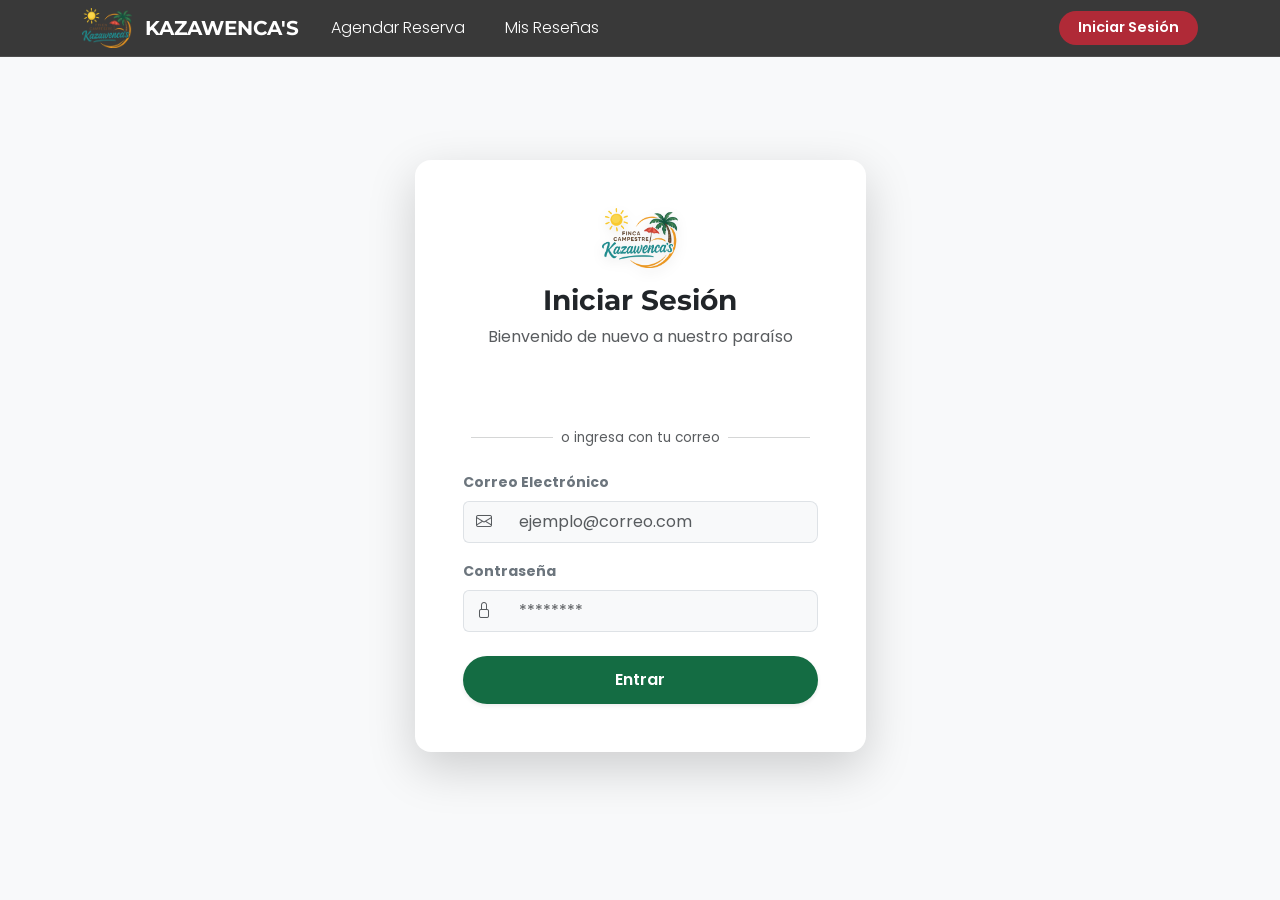
<file: finca-frontend/login.html>
<!DOCTYPE html>
<html lang="es">
<head>
    <meta charset="UTF-8">
    <meta name="viewport" content="width=device-width, initial-scale=1.0">
    <title>Iniciar Sesión - KAZAWENCA'S</title>
    <link href="https://cdn.jsdelivr.net/npm/bootstrap@5.3.0/dist/css/bootstrap.min.css" rel="stylesheet">
    <link rel="stylesheet" href="https://cdn.jsdelivr.net/npm/bootstrap-icons@1.11.1/font/bootstrap-icons.css">
    <link href="https://fonts.googleapis.com/css2?family=Montserrat:wght@500;700;900&family=Poppins:wght@300;400;500;600&display=swap" rel="stylesheet">
    <link rel="stylesheet" href="css/styles.css">
    
    <script src="https://accounts.google.com/gsi/client" async defer></script>
</head>
<body class="page-body">

    <div id="menu-contenedor"></div>

    <main class="page-wrapper d-flex align-items-center justify-content-center" style="min-height: 100vh;">
        <div class="container mb-5">
            <div class="row justify-content-center">
                <div class="col-md-6 col-lg-5">
                    <div class="card border-0 shadow-lg rounded-4 p-4 p-md-5">
                        
                        <div class="text-center mb-4">
                            <img src="img/logopng.png" alt="Logo KAZAWENCA'S" height="60" class="mb-3" style="filter: drop-shadow(0px 4px 6px rgba(0,0,0,0.1));">
                            <h3 class="fw-bold" style="font-family: 'Montserrat', sans-serif; color: var(--color-dark);">Iniciar Sesión</h3>
                            <p class="text-muted">Bienvenido de nuevo a nuestro paraíso</p>
                        </div>
                        
                        <div id="g_id_onload"
                             data-client_id="474218595650-6ug5qq9387rv0aj2r1ic6ve35d5elilc.apps.googleusercontent.com"
                             data-context="signin"
                             data-ux_mode="popup"
                             data-callback="handleCredentialResponse"
                             data-auto_prompt="false">
                        </div>

                        <div class="d-flex justify-content-center w-100 mb-3">
                            <div class="g_id_signin"
                                 data-type="standard"
                                 data-shape="rectangular"
                                 data-theme="outline"
                                 data-text="signin_with"
                                 data-size="large"
                                 data-logo_alignment="center">
                            </div>
                        </div>

                        <div class="text-center my-3 text-muted d-flex align-items-center justify-content-center" style="font-size: 0.85rem;">
                            <hr class="flex-grow-1 mx-2">
                            <span>o ingresa con tu correo</span>
                            <hr class="flex-grow-1 mx-2">
                        </div>

                        <form id="form-login">
                            <div class="mb-3">
                                <label class="form-label fw-bold text-secondary small">Correo Electrónico</label>
                                <div class="input-group">
                                    <span class="input-group-text bg-light border-end-0"><i class="bi bi-envelope text-muted"></i></span>
                                    <input type="email" id="email" class="form-control form-control-lg bg-light border-start-0 fs-6" placeholder="ejemplo@correo.com" required>
                                </div>
                            </div>
                            
                            <div class="mb-4">
                                <label class="form-label fw-bold text-secondary small">Contraseña</label>
                                <div class="input-group">
                                    <span class="input-group-text bg-light border-end-0"><i class="bi bi-lock text-muted"></i></span>
                                    <input type="password" id="password" class="form-control form-control-lg bg-light border-start-0 fs-6" placeholder="********" required>
                                </div>
                            </div>
                            
                            <button type="submit" class="w-100 shadow-sm" style="background-color: var(--btn-green-dark); color: white; padding: 12px; border-radius: 50rem; font-weight: 600; border: none; transition: 0.3s;">
                                Entrar
                            </button>
                            
                        </form>

                    </div>
                </div>
            </div>
        </div>
    </main>
    
    <script src="https://cdn.jsdelivr.net/npm/bootstrap@5.3.0/dist/js/bootstrap.bundle.min.js"></script>
    <script src="js/nav.js"></script>
    <script src="js/login.js"></script> 
</body>
</html>
</file>
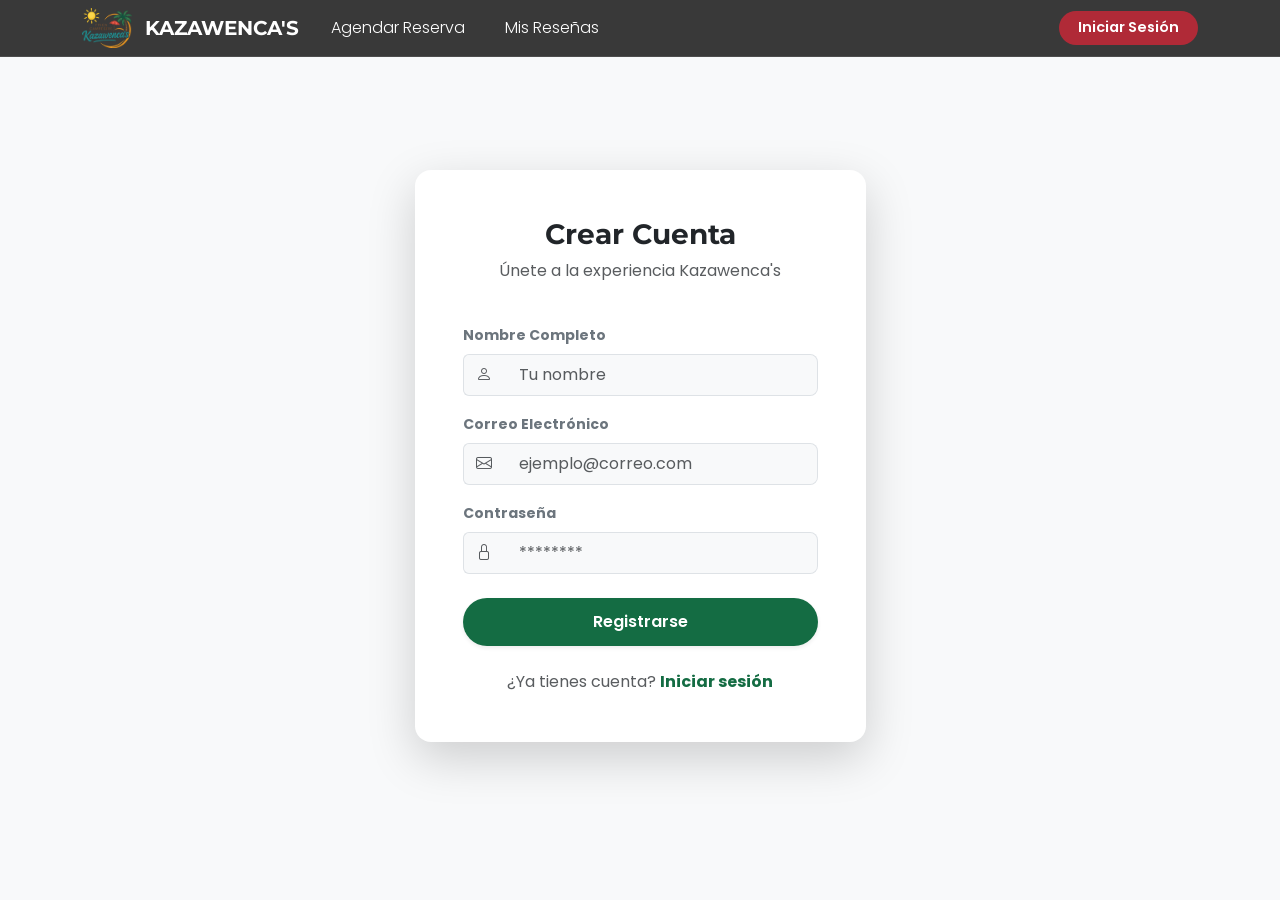
<file: finca-frontend/registro.html>
<!DOCTYPE html>
<html lang="es">
<head>
    <meta charset="UTF-8">
    <meta name="viewport" content="width=device-width, initial-scale=1.0">
    <title>Crear Cuenta - KAZAWENCA'S</title>
    <link href="https://cdn.jsdelivr.net/npm/bootstrap@5.3.0/dist/css/bootstrap.min.css" rel="stylesheet">
    <link rel="stylesheet" href="https://cdn.jsdelivr.net/npm/bootstrap-icons@1.11.1/font/bootstrap-icons.css">
    <link href="https://fonts.googleapis.com/css2?family=Montserrat:wght@500;700;900&family=Poppins:wght@300;400;500;600&display=swap" rel="stylesheet">
    <link rel="stylesheet" href="css/styles.css">
</head>
<body class="page-body">

    <div id="menu-contenedor"></div>

    <main class="page-wrapper d-flex align-items-center justify-content-center" style="min-height: 100vh;">
        <div class="container mb-5">
            <div class="row justify-content-center">
                <div class="col-md-6 col-lg-5">
                    <div class="card border-0 shadow-lg rounded-4 p-4 p-md-5">
                        
                        <div class="text-center mb-4">
                            <h3 class="fw-bold" style="font-family: 'Montserrat', sans-serif; color: var(--color-dark);">Crear Cuenta</h3>
                            <p class="text-muted">Únete a la experiencia Kazawenca's</p>
                        </div>
                        
                        <form id="form-registro">
                            <div class="mb-3">
                                <label class="form-label fw-bold text-secondary small">Nombre Completo</label>
                                <div class="input-group">
                                    <span class="input-group-text bg-light border-end-0"><i class="bi bi-person text-muted"></i></span>
                                    <input type="text" id="nombre" class="form-control form-control-lg bg-light border-start-0 fs-6" placeholder="Tu nombre" required>
                                </div>
                            </div>

                            <div class="mb-3">
                                <label class="form-label fw-bold text-secondary small">Correo Electrónico</label>
                                <div class="input-group">
                                    <span class="input-group-text bg-light border-end-0"><i class="bi bi-envelope text-muted"></i></span>
                                    <input type="email" id="email" class="form-control form-control-lg bg-light border-start-0 fs-6" placeholder="ejemplo@correo.com" required>
                                </div>
                            </div>
                            
                            <div class="mb-4">
                                <label class="form-label fw-bold text-secondary small">Contraseña</label>
                                <div class="input-group">
                                    <span class="input-group-text bg-light border-end-0"><i class="bi bi-lock text-muted"></i></span>
                                    <input type="password" id="password" class="form-control form-control-lg bg-light border-start-0 fs-6" placeholder="********" required>
                                </div>
                            </div>
                            
                            <button type="submit" class="w-100 shadow-sm" style="background-color: var(--btn-green-dark); color: white; padding: 12px; border-radius: 50rem; font-weight: 600; border: none; transition: 0.3s;">
                                Registrarse
                            </button>
                            
                            <div class="text-center mt-4">
                                <span class="text-muted fs-6">¿Ya tienes cuenta?</span> 
                                <a href="login.html" class="text-decoration-none fw-bold" style="color: var(--btn-green-dark);">Iniciar sesión</a>
                            </div>
                        </form>

                    </div>
                </div>
            </div>
        </div>
    </main>

    <script src="https://cdn.jsdelivr.net/npm/bootstrap@5.3.0/dist/js/bootstrap.bundle.min.js"></script>
    <script src="js/nav.js"></script>
    <script src="js/registro.js"></script> 
</body>
</html>
</file>
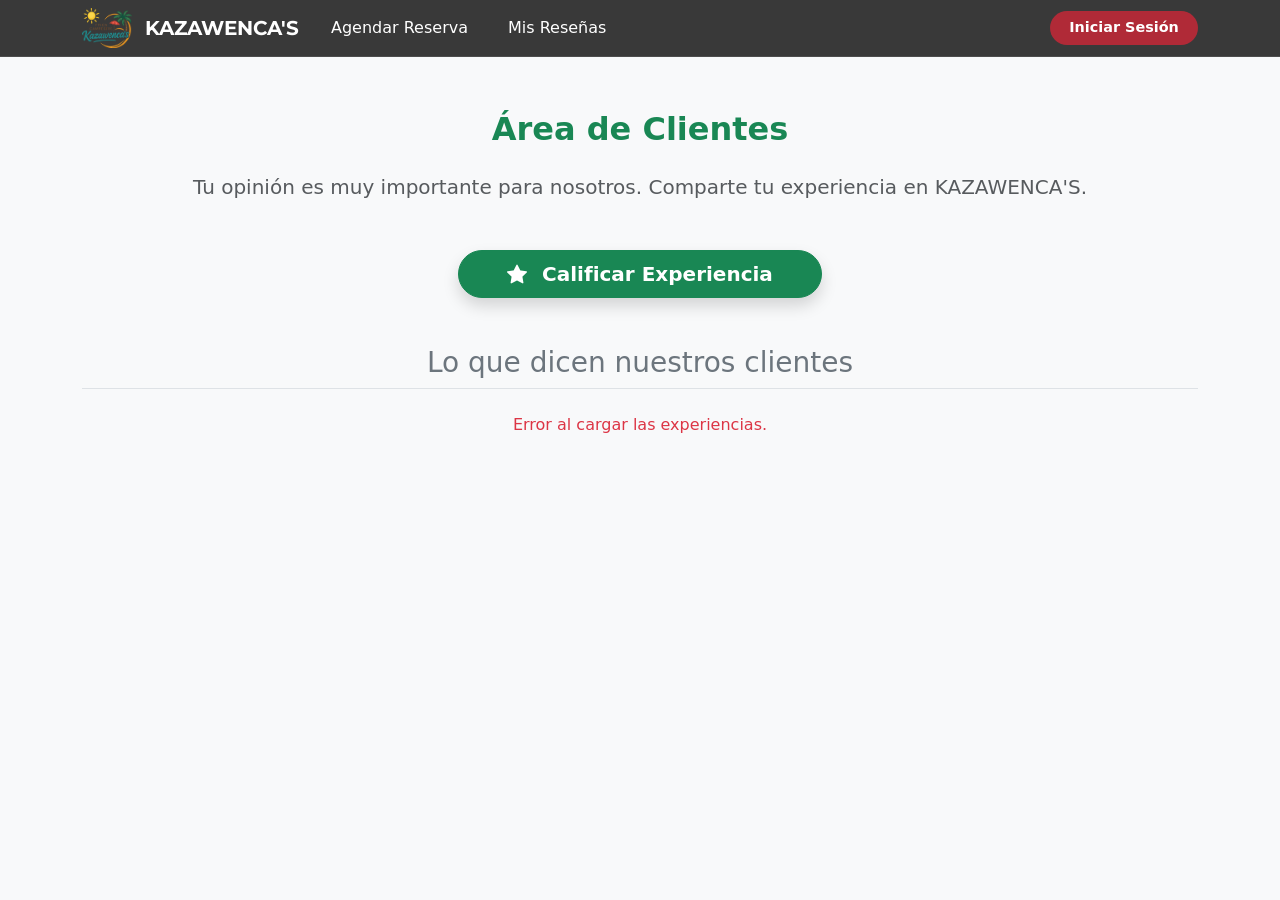
<file: finca-frontend/resenas.html>
<!DOCTYPE html>
<html lang="es">
<head>
    <meta charset="UTF-8">
    <meta name="viewport" content="width=device-width, initial-scale=1.0">
    <title>Mis Reseñas - KAZAWENCA'S</title>
    <link href="https://cdn.jsdelivr.net/npm/bootstrap@5.3.0/dist/css/bootstrap.min.css" rel="stylesheet">
    <link rel="stylesheet" href="css/styles.css">
    <link rel="stylesheet" href="https://cdn.jsdelivr.net/npm/bootstrap-icons@1.11.1/font/bootstrap-icons.css">
    <link href="https://fonts.googleapis.com/css2?family=Montserrat:wght@500;700;900&family=Poppins:wght@300;400;600&display=swap" rel="stylesheet">
</head>
<body class="bg-light"> 
    
    <div id="menu-contenedor"></div>

    <main class="page-wrapper">
        
        <div class="container text-center mb-5">
            <h2 class="mb-4 text-success fw-bold">Área de Clientes</h2>
            <p class="lead text-muted mb-5">Tu opinión es muy importante para nosotros. Comparte tu experiencia en KAZAWENCA'S.</p>
            
            <button type="button" class="btn btn-success btn-lg fw-bold px-5 rounded-pill shadow hover-scale" data-bs-toggle="modal" data-bs-target="#modalResena">
                <i class="bi bi-star-fill me-2"></i> Calificar Experiencia
            </button>
        </div>

        <div class="container mt-5">
            <h3 class="mb-4 text-secondary border-bottom pb-2 text-center">Lo que dicen nuestros clientes</h3>
            
            <div id="contenedor-resenas" class="row g-4 justify-content-center">
                <div class="col-12 text-center">
                    <div class="spinner-border text-success" role="status">
                        <span class="visually-hidden">Cargando reseñas...</span>
                    </div>
                    <p class="mt-2 text-muted">Cargando experiencias...</p>
                </div>
            </div>
        </div>

    </main>

    <div class="modal fade" id="modalResena" tabindex="-1" aria-labelledby="modalResenaLabel" aria-hidden="true">
        <div class="modal-dialog modal-dialog-centered">
            <div class="modal-content">
                <div class="modal-header bg-success text-white">
                    <h5 class="modal-title fw-bold" id="modalResenaLabel">Dejar una Reseña</h5>
                    <button type="button" class="btn-close btn-close-white" data-bs-dismiss="modal" aria-label="Close"></button>
                </div>
                <div class="modal-body p-4">
                    <form id="form-resena">
                        <div class="mb-4 text-center">
                            <label class="form-label fw-bold d-block text-start">¿Cómo calificarías tu experiencia?</label>
                            <div id="selector-estrellas" class="d-inline-block" style="cursor: pointer;">
                                <i class="bi bi-star star-interactive" data-value="1"></i>
                                <i class="bi bi-star star-interactive" data-value="2"></i>
                                <i class="bi bi-star star-interactive" data-value="3"></i>
                                <i class="bi bi-star star-interactive" data-value="4"></i>
                                <i class="bi bi-star star-interactive" data-value="5"></i>
                            </div>
                            <input type="hidden" id="calificacion" required>
                            <div class="text-danger mt-1 d-none" id="error-calificacion" style="font-size: 0.875em; text-align: left;">
                                Por favor, selecciona una calificación.
                            </div>
                        </div>
                        <div class="mb-3">
                            <label for="comentario" class="form-label fw-bold">Cuéntanos tu experiencia</label>
                            <textarea class="form-control" id="comentario" rows="4" placeholder="La finca es espectacular, las camas son..." required></textarea>
                        </div>
                        <div id="alerta-resena" class="alert d-none" role="alert"></div>
                        <div class="d-grid mt-4">
                            <button type="submit" class="btn btn-success fw-bold" id="btn-enviar-resena">Enviar Reseña</button>
                        </div>
                    </form>
                </div>
            </div>
        </div>
    </div>

    <script src="https://cdn.jsdelivr.net/npm/bootstrap@5.3.0/dist/js/bootstrap.bundle.min.js"></script>
    <script src="js/nav.js"></script>
    <script src="js/resenas.js"></script> 
</body>
</html>
</file>
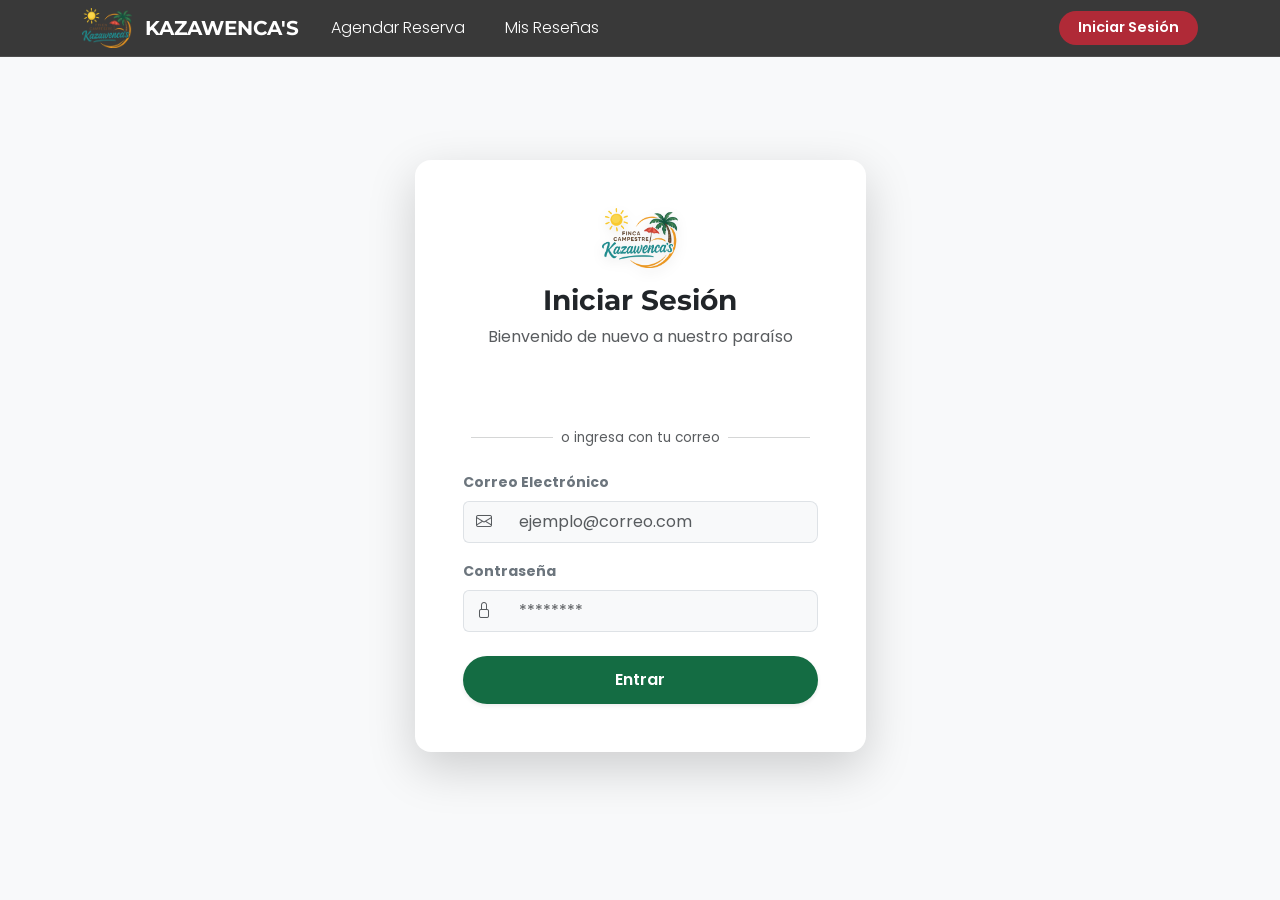
<file: finca-frontend/reservas.html>
<!DOCTYPE html>
<html lang="es">
<head>
    <meta charset="UTF-8">
    <meta name="viewport" content="width=device-width, initial-scale=1.0">
    <title>Agendar Reserva - KAZAWENCA'S</title>
    <link href="https://cdn.jsdelivr.net/npm/bootstrap@5.3.0/dist/css/bootstrap.min.css" rel="stylesheet">
    <link rel="stylesheet" href="https://cdn.jsdelivr.net/npm/bootstrap-icons@1.11.1/font/bootstrap-icons.css">
    <link href="https://fonts.googleapis.com/css2?family=Montserrat:wght@500;700;800&family=Poppins:wght@300;400;600&display=swap" rel="stylesheet">
    
    <link rel="stylesheet" href="css/styles.css">
    <link rel="stylesheet" href="css/reservas.css"> </head>
<body>

    <div id="menu-contenedor"></div>

    <main class="page-wrapper">
        <div class="container d-flex justify-content-center my-5">
            
            <div class="card tarjeta-precio" style="max-width: 600px; padding: 40px;">
                <div class="text-center mb-4">
                    <h3 class="fw-bold mb-2">Agendar Reserva</h3>
                    <p class="text-muted">Selecciona las fechas para tu próxima visita.</p>
                </div>
                
                <form id="formulario-reserva">
                    <div class="mb-4">
                        <label for="idTarifa" class="form-label fw-bold">Tipo de Reserva</label>
                        <select id="idTarifa" class="form-select form-select-lg" required>
                            <option value="" selected disabled>Selecciona una opción</option>
                            <option value="1">Pasadía ($500.000)</option>
                            <option value="2">Hospedaje ($800.000)</option>
                        </select>
                    </div>
                    
                    <div class="row">
                        <div class="col-md-6 mb-4">
                            <label class="form-label fw-bold">Fecha de Llegada</label>
                            <input type="date" id="fechaInicio" class="form-control form-control-lg" required>
                        </div>
                        <div class="col-md-6 mb-4">
                            <label class="form-label fw-bold">Fecha de Salida</label>
                            <input type="date" id="fechaFin" class="form-control form-control-lg" required>
                        </div>
                    </div>
                
                    <div id="resumen-reserva" class="caja-nota mt-2 d-none text-center">
                        <strong>Resumen:</strong> <span id="num-noches">0</span> día(s) x <span id="precio-unidad">$0</span><br>
                        <hr class="separador my-2">
                        <strong class="fs-5 text-dark">Total a pagar: <span id="precio-total" style="color: var(--verde-brand);">$0</span></strong>
                    </div>
                    
                    <div class="mt-4">
                        <button type="submit" class="btn btn-reservar-primario w-100 border-0">Confirmar Reserva</button>
                    </div>
                </form>
                <div id="mensaje-respuesta" class="mt-3 text-center"></div>
            </div>

        </div>
    </main>

    <footer class="footer-principal">
        <div class="container footer-grid">
            <div class="footer-col">
                <h5>KAZAWENCA'S</h5>
                <p>Tu lugar ideal de descanso y conexión con la naturaleza. Escapa de la rutina y vive una experiencia inolvidable.</p>
            </div>
            <div class="footer-col">
                <h5>Enlaces Rápidos</h5>
                <ul>
                    <li><a href="index.html">Inicio</a></li>
                    <li><a href="reservas.html">Agendar Reserva</a></li>
                </ul>
            </div>
            <div class="footer-col">
                <h5>Contacto</h5>
                <p><i class="bi bi-geo-alt-fill text-success me-2"></i> Valle del Cauca, Colombia</p>
                <p><i class="bi bi-telephone-fill text-success me-2"></i> +57 318 464 3996</p>
                <p><i class="bi bi-envelope-fill text-success me-2"></i> reservas@kazawencas.com</p>
            </div>
        </div>
        <div class="footer-bottom">
            &copy; 2026 KAZAWENCA'S. Todos los derechos reservados.
        </div>
    </footer>

    <a href="https://wa.me/573184643996" target="_blank" class="whatsapp-btn">
        <img src="https://upload.wikimedia.org/wikipedia/commons/6/6b/WhatsApp.svg" alt="WhatsApp" width="30">
    </a>

    <script src="https://cdn.jsdelivr.net/npm/bootstrap@5.3.0/dist/js/bootstrap.bundle.min.js"></script>
    <script src="js/nav.js"></script>
    <script src="js/reservas.js"></script> 
</body>
</html>
</file>
<file: finca-frontend/css/styles.css>
/* =========================================
   VARIABLES GLOBALES
   Paleta de colores y valores reutilizables
   de todo el proyecto. Cambia aquí y se
   actualiza en todo el sitio automáticamente.
   ========================================= */
:root {
    /* --- Colores principales --- */
    --color-primary: #198754;        /* Verde principal (botones, títulos, iconos) */
    --color-primary-hover: #146c43;  /* Verde al pasar el mouse */
    --color-dark: #212529;           /* Negro suave (textos oscuros, footer) */
    --color-light: #f8f9fa;          /* Gris muy claro (fondo general de la página) */
    --color-muted: #6c757d;          /* Gris medio (textos secundarios, subtítulos) */
    --color-white: #ffffff;          /* Blanco puro (textos sobre fondos oscuros) */

    /* --- Colores de alerta / advertencia --- */
    --color-warning-bg: #fff3cd;         /* Fondo amarillo claro de alertas */
    --color-warning-text: #664d03;       /* Texto marrón oscuro de alertas */
    --color-warning-border: #ffecb5;     /* Borde amarillo de alertas */
    --color-danger: #dc3545;             /* Rojo (errores, botón cerrar sesión) */

    /* --- Colores de botones --- */
    --btn-green-dark: #146c43;   /* Verde oscuro: estado normal del botón principal */
    --btn-green-light: #167448;  /* Verde claro: estado hover del botón principal */
    --btn-red-dark: #b02a37;     /* Rojo oscuro: estado normal del botón cerrar sesión */
    --btn-red-light: #dc3545;    /* Rojo claro: estado hover del botón cerrar sesión */
}


/* =========================================
   BASE
   Estilos generales aplicados al body.
   Fuente y fondo por defecto de toda la web.
   ========================================= */
.page-body {
    background-color: var(--color-light); /* Fondo gris claro en toda la página */
    font-family: 'Poppins', sans-serif;   /* Fuente principal del proyecto */
    overflow-x: hidden;
}


/* =========================================
   NAVBAR — .header-nav
   Barra de navegación fija en la parte
   superior. Visible en todas las páginas.
   ========================================= */

/* Contenedor principal del navbar */
.header-nav {
    padding: 0.5rem 1rem;
    position: fixed;       /* Se queda fijo al hacer scroll */
    top: 0;
    width: 100%;
    z-index: 1030;         /* Siempre encima del contenido */
    background-color: rgba(36, 36, 36, 0.9); /* Fondo oscuro semitransparente */
    backdrop-filter: blur(8px);              /* Efecto de vidrio/cristal */
    -webkit-backdrop-filter: blur(8px);      /* Soporte Safari */
    border-bottom: 1px solid rgba(255, 255, 255, 0.1); /* Línea divisoria sutil */
}

/* Logo + nombre de la marca en el navbar */
.header-nav__brand {
    display: flex;
    align-items: center;
    color: var(--color-white);
    font-family: 'Montserrat', sans-serif;
    font-weight: 700;
    text-decoration: none;
    font-size: 1.25rem;
    margin-right: 2rem; /* Separa el logo de los enlaces del menú */
}

/* Imagen del logo dentro del navbar */
.header-nav__logo {
    height: 40px;
    margin-right: 0.8rem; /* Espacio entre el ícono y el texto */
}

/* Lista de enlaces del menú de navegación */
.header-nav__list {
    margin-right: auto; /* Empuja los botones de sesión hacia la derecha */
    gap: 2.5rem;
    display: flex;
    align-items: center;
}

/* Dirección horizontal en pantallas grandes (escritorio) */
@media (min-width: 992px) {
    .navbar-nav.header-nav__list {
        flex-direction: row;
        align-items: center;
    }
}

/* Menú hamburguesa en móviles: se apila verticalmente */
@media (max-width: 991px) {
    .header-nav__list {
        gap: 1rem;
        margin-top: 1rem;
        flex-direction: column;
        text-align: center;
    }

    /* Botón cerrar sesión ocupa todo el ancho en móvil */
    .header-nav__btn-logout {
        width: 100%;
        margin-top: 1rem;
    }
}

/* Cada enlace individual del navbar */
.header-nav__link {
    color: var(--color-white) !important;
    font-weight: 300;
    text-decoration: none;
    padding: 0.5rem 0;
    transition: opacity 0.3s ease; /* Animación suave al pasar el mouse */
}

/* Efecto hover: se vuelve semitransparente */
.header-nav__link:hover {
    color: var(--color-white) !important;
    opacity: 0.7;
}

/* Ítem del menú que solo se muestra a administradores (oculto por defecto) */
/* Se activa desde JS cuando el usuario tiene rol admin */
.header-nav__item--admin {
    display: none;
}

/* Botón "Cerrar Sesión" en el navbar */
.header-nav__btn-logout {
    background-color: var(--btn-red-dark);
    color: var(--color-white);
    border: none;
    padding: 0.4rem 1.2rem;
    font-size: 0.9rem;
    font-weight: 600;
    border-radius: 50rem;           /* Forma de pastilla */
    transition: background-color 0.3s ease;
}

.header-nav__btn-logout:hover {
    background-color: var(--btn-red-light);
    color: var(--color-white);
}


/* =========================================
   ESPACIADOR DE PÁGINA — .page-wrapper
   Padding superior para que el navbar fijo
   no tape el contenido en páginas internas
   (Reservas, Admin, Login, etc.)
   ========================================= */
/* =========================================
   ESPACIADOR PARA OTRAS PÁGINAS (Reservas, Admin, etc.)
   ========================================= */
.page-wrapper {
    padding-top: 110px !important; /* Aumentamos el espacio y forzamos que se respete */
    padding-bottom: 50px;
}


/* =========================================
   HERO — .hero
   Sección de bienvenida con imagen de fondo
   y texto centrado. Solo en index.html.
   ========================================= */

/* Contenedor principal del hero */
.hero {
    text-align: center;
    min-height: 80vh; /* Ocupa al menos el 80% de la pantalla */
    background-image: linear-gradient(
        rgba(0, 0, 0, 0.6),  /* Capa oscura para legibilidad del texto */
        rgba(0, 0, 0, 0.6)
    ), url('../img/Gemini_Generated_Image_c2pf86c2pf86c2pf.png'); /* Imagen de fondo */
    background-size: cover;
    background-position: center;
    background-repeat: no-repeat;
}

/* Título principal "KAZAWENCA'S" */
.hero__title {
    font-size: calc(1.75rem + 3vw); /* Escala según el ancho de pantalla */
    font-weight: 700;
    color: var(--color-white);
    margin-bottom: 1rem;
    margin-top: 7rem; /* Baja el título para no quedar pegado al navbar */
}

/* Subtítulo debajo del título principal */
.hero__subtitle {
    font-size: 1.5rem;
    font-weight: 300; /* Letra delgada para contrastar con el título */
    color: var(--color-white);
}

/* Contenedor del botón de acción del hero */
.hero__actions {
    margin-top: 2rem;
}

/* Botón principal "Reservar" del hero */
.hero__btn {
    background-color: var(--btn-green-dark);
    color: var(--color-white);
    font-weight: 700;
    padding: 1rem 3rem;
    border-radius: 50rem;
    border: none;
    text-decoration: none;
    box-shadow: 0 0.5rem 1rem rgba(0,0,0,0.3); /* Sombra para dar profundidad */
    font-size: 1.25rem;
    transition: background-color 0.3s ease;
}

.hero__btn:hover {
    background-color: var(--btn-green-light);
    color: var(--color-white);
}


/* =========================================
   CONTENIDO PRINCIPAL — .main-content
   Wrapper general del cuerpo de index.html
   (tarifas, galería, reseñas)
   ========================================= */
.main-content {
    margin-top: 3rem;
    padding-top: 3rem;
}

/* =========================================
   TARIFAS — .rates
   Sección de precios por temporada.
   Muestra dos tarjetas lado a lado sin curvas.
   ========================================= */

/* Sección completa de tarifas */
.rates {
    margin-bottom: 3rem;
    padding-bottom: 1.5rem;
}

/* Título "TARIFAS" de la sección */
.rates__title {
    margin-bottom: 1.5rem;
    padding-bottom: 0.5rem;
    border-bottom: 1px solid #dee2e6;
    color: var(--color-primary);
    font-weight: 700;
    text-align: center;
}

/* Contenedor de las dos tarjetas lado a lado */
.rates__grid {
    margin-top: 2rem;
    gap: 1.5rem;                /* Espacio entre las dos tarjetas */
    padding: 0 3rem;            /* Espacio en los lados izquierdo y derecho */
}

/* Tarjeta base — SIN bordes redondeados */
.rates__card {
    border-radius: 0 !important;
    margin-top: 0;
    height: 100%;
}

/* Tarjeta destacada/recomendada (borde verde y sombra mayor) */
.rates__card--recommended {
    border: 2px solid var(--color-primary);
    box-shadow: 0 1rem 3rem rgba(0,0,0,.175);
    position: relative;
    border-radius: 0 !important;
}

/* Tarjeta estándar (borde gris suave, sin curvas) */
.rates__card--standard {
    border: 1px solid #dee2e6;
    box-shadow: 0 .125rem .25rem rgba(0,0,0,.075);
    border-radius: 0 !important;
}

/* Badge "MÁS POPULAR" flotante encima de la tarjeta recomendada */
.rates__badge {
    position: absolute;
    top: 0;
    left: 50%;
    transform: translate(-50%, -50%);
    background-color: var(--color-primary);
    color: var(--color-white);
    padding: 0.4rem 1.2rem;
    font-size: 0.85rem;
    border-radius: 50rem;
    box-shadow: 0 .125rem .25rem rgba(0,0,0,.075);
    z-index: 3;
    white-space: nowrap;
}

/* Cuerpo interior de cada tarjeta de tarifa */
.rates__card-body {
    padding: 1.5rem;
    text-align: center;
}

/* Más padding en pantallas medianas/grandes */
@media (min-width: 768px) {
    .rates__card-body {
        padding: 3rem;
    }
}

/* ==========================================
   OPTIMIZACIÓN MÓVIL PARA TARJETAS DE TARIFAS
   ========================================== */
@media (max-width: 767px) {
    .rates__grid {
        padding: 0 1rem; /* Reduce el excesivo padding de 3rem en móviles */
    }

    .rates__card {
        width: 100% !important;
        max-width: 100% !important;
        margin: 0 auto;
    }

    .rates__card--recommended {
        border-bottom: none; /* Evita doble borde al apilarse */
    }
    
    /* Reducimos un poco el tamaño del texto del precio en móviles para que respire mejor */
    .rates__card-price {
        font-size: 2.2rem !important; 
    }
}

/* Nombre del tipo de temporada (ej: "HOSPEDAJE") */
.rates__card-type {
    color: var(--color-primary);
    font-weight: 700;
    margin-bottom: 1rem;
    margin-top: 0.5rem;
}

/* Precio principal (ej: "$800.000") */
.rates__card-price {
    font-size: calc(1.5rem + 2vw);
    font-weight: 700;
    color: var(--color-dark);
    margin-bottom: 0;
}

/* Texto debajo del precio (ej: "COP / noche") */
.rates__card-period {
    color: var(--color-muted);
    margin-bottom: 1.5rem;
}

/* Línea divisoria dentro de la tarjeta */
.rates__divider {
    margin-bottom: 1.5rem;
}

/* Lista de características incluidas en la tarifa */
.rates__features {
    list-style: none;
    padding-left: 0;
    text-align: left;
    margin: 0 auto 1.5rem auto;
    max-width: 95%;
    flex-grow: 1;
}

/* Ítem individual de la lista de características */
.rates__feature {
    margin-bottom: 0.5rem;
}

/* Ítem destacado (con más separación) */
.rates__feature--highlight {
    margin-bottom: 1rem;
}

/* Ícono de check verde junto a cada característica */
.rates__icon {
    color: var(--color-primary);
    margin-right: 0.5rem;
}

/* Nota aclaratoria pequeña debajo de una característica */
.rates__note {
    font-size: 0.875rem;
    color: var(--color-muted);
    margin-left: 1.5rem;
    display: block;
}

/* Alerta informativa dentro de la tarjeta (fondo amarillo) */
.rates__alert {
    text-align: left;
    padding: 0.5rem 1rem;
    margin-bottom: 1.5rem;
    font-size: 0.9rem;
    background-color: var(--color-warning-bg);
    color: var(--color-warning-text);
    border: 1px solid var(--color-warning-border);
    border-radius: 0.375rem;
}

/* Ícono dentro de la alerta */
.rates__alert-icon {
    margin-right: 0.25rem;
}

/* Botón "Reservar" dentro de cada tarjeta de tarifa */
.rates__btn {
    background-color: var(--btn-green-dark);
    color: var(--color-white);
    font-weight: 700;
    width: 100%;
    border-radius: 50rem;
    padding: 1rem;
    margin-top: auto;
    font-size: 1.25rem;
    border: none;
    text-decoration: none;
    transition: background-color 0.3s ease;
}

.rates__btn:hover {
    background-color: var(--btn-green-light);
    color: var(--color-white);
}

/* =========================================
   GALERÍA — .gallery
   Carrusel estilo Apple edge-to-edge.
   Sin flechas, clic en foto lateral para avanzar.
   ========================================= */

.gallery {
    margin-bottom: 3rem;
    margin-top: 3rem;
}

.gallery__title {
    margin-bottom: 1.5rem;
    padding-bottom: 0.5rem;
    border-bottom: 1px solid #dee2e6;
    color: var(--color-primary);
    font-weight: 700;
    text-align: center;
}

/* Contenedor principal del swiper */
.gallery__swiper {
    position: relative;
    width: 100vw;
    margin-left: calc(-50vw + 50%);
    overflow: hidden;
    background-color: var(--color-light); /* ← era #000, ahora gris claro */
    padding: 0 !important;
}

/* Cada slide */
.gallery__swiper .swiper-slide {
    position: relative;
    aspect-ratio: 16 / 7;
    overflow: hidden;
    cursor: pointer;
    border-radius: 0;                     /* ← sin bordes */
}

/* Imagen dentro del slide */
.gallery__swiper .swiper-slide img,
.gallery__swiper .swiper-slide .card-img-top {
    width: 100%;
    height: 100%;
    object-fit: cover;
    display: block;
    border-radius: 0;
}

/* Card transparente */
.gallery__swiper .swiper-slide .card {
    height: 100%;
    border: none !important;
    border-radius: 0 !important;
    background: transparent;
    box-shadow: none !important;
    position: relative;
}

/* Overlay blanco en slides laterales */
.gallery__swiper .swiper-slide:not(.swiper-slide-active)::after {
    content: '';
    position: absolute;
    inset: 0;
    background: rgba(255, 255, 255, 0.55);
    z-index: 2;
    transition: opacity 0.5s ease;
}

/* Degradado oscuro abajo en slide activo */
.gallery__swiper .swiper-slide-active .card::after {
    content: '';
    position: absolute;
    bottom: 0;
    left: 0;
    right: 0;
    height: 40%;
    background: linear-gradient(transparent, rgba(0,0,0,0.55));
    z-index: 1;
}

/* Nombre de la foto */
.gallery__swiper .swiper-slide .card-body {
    position: absolute;
    bottom: 0;
    left: 0;
    right: 0;
    padding: 1rem 1.5rem;
    z-index: 3;
    background: transparent;
}

.gallery__swiper .swiper-slide .card-body h5 {
    color: var(--color-white) !important;
    font-size: 1rem;
    font-weight: 600;
    margin: 0;
    text-shadow: 0 1px 4px rgba(0,0,0,0.6);
    opacity: 0;
    transition: opacity 0.4s ease;
}

.gallery__swiper .swiper-slide-active .card-body h5 {
    opacity: 1;
}

/* Spinner de carga */
.gallery__loader {
    display: flex !important;
    flex-direction: column;
    align-items: center;
    justify-content: center;
    width: 100%;
    min-height: 300px;
    background-color: var(--color-light);
}

.gallery__spinner {
    color: var(--color-primary);
}

.gallery__loader-text {
    margin-top: 0.75rem;
    color: var(--color-muted);
    font-size: 0.9rem;
}

/* --- PAGINACIÓN --- */
.gallery__pagination {
    position: absolute;
    bottom: 1rem !important;
    left: 0;
    right: 0;
    display: flex;
    justify-content: center;
    gap: 6px;
    z-index: 10;
}

.gallery__pagination .swiper-pagination-bullet {
    width: 8px;
    height: 8px;
    background: rgba(255,255,255,0.5);
    border-radius: 50%;
    opacity: 1;
    transition: all 0.3s ease;
}

.gallery__pagination .swiper-pagination-bullet-active {
    background: var(--color-white);
    width: 24px;
    border-radius: 4px;
}

/* Responsive móvil */
@media (max-width: 767px) {
    .gallery__swiper .swiper-slide {
        aspect-ratio: 4 / 3;
    }
}

/* =========================================
   FOOTER — .footer
   Pie de página con información de contacto,
   enlaces rápidos y copyright.
   ========================================= */

/* Contenedor principal del footer */
.footer {
    background-color: var(--color-dark);
    color: var(--color-light);
    padding-top: 3rem;
    padding-bottom: 3rem;
    margin-top: 3rem;
}

/* Contenido interno centrado en móvil, izquierda en desktop */
.footer__container {
    text-align: center;
}

@media (min-width: 768px) {
    .footer__container {
        text-align: left;
    }
}

/* Nombre de la marca en el footer */
.footer__brand-title {
    font-weight: 700;
    color: var(--color-primary);
    margin-bottom: 1rem;
}

/* Descripción corta de la finca en el footer */
.footer__brand-desc {
    color: rgba(255, 255, 255, 0.5); /* Blanco semitransparente */
}

/* Títulos de columnas del footer (ej: "Navegación", "Contacto") */
.footer__heading {
    font-weight: 700;
    margin-bottom: 1rem;
}

/* Lista de enlaces del footer */
.footer__links {
    list-style: none;
    padding-left: 0;
}

/* Ítem individual de la lista de enlaces */
.footer__link-item {
    margin-bottom: 0.5rem;
}

/* Enlace individual del footer */
.footer__link {
    color: rgba(255, 255, 255, 0.5);
    text-decoration: none;
    transition: color 0.2s ease;
}

/* Enlace se vuelve blanco puro al pasar el mouse */
.footer__link:hover {
    color: var(--color-white);
}

/* Línea de información de contacto (teléfono, email, etc.) */
.footer__contact-item {
    color: rgba(255, 255, 255, 0.5);
    margin-bottom: 0.5rem;
}

/* Ícono verde junto a cada dato de contacto */
.footer__icon {
    color: var(--color-primary);
    margin-right: 0.5rem;
}

/* Línea divisoria horizontal sobre el copyright */
.footer__divider {
    border-color: var(--color-muted);
    margin-top: 1.5rem;
}

/* Texto de copyright al fondo del footer */
.footer__copyright {
    color: rgba(255, 255, 255, 0.5);
    font-size: 0.875rem;
    text-align: center;
}
/* Botón flotante WhatsApp — tamaño fijo corregido */
.fab-widget {
    position: fixed;
    bottom: 20px;
    right: 20px;
    z-index: 1050;
}

.fab-widget__link {
    display: block;
    width: 55px;      /* ← tamaño fijo del contenedor */
    height: 55px;
}

.fab-widget__icon {
    width: 55px;      /* ← ancho fijo */
    height: 55px;     /* ← alto fijo, este era el que faltaba */
    object-fit: contain;
    transition: transform 0.2s ease;
}

.fab-widget__icon:hover {
    transform: scale(1.1);
}
</file>
<file: finca-frontend/css/reservas.css>
/* =========================================
   RESERVAS — reservas.css
   Estilos exclusivos de la página reservas.html
   Usa las variables de styles.css
   ========================================= */

/* =========================================
   FONDO DE PÁGINA
   ========================================= */
body {
    background-color: var(--color-light);
    font-family: 'Poppins', sans-serif;
    overflow-x: hidden;
}

/* =========================================
   TARJETA PRINCIPAL DEL FORMULARIO — .tarjeta-precio
   Contenedor blanco centrado con el formulario
   ========================================= */
.tarjeta-precio {
    background-color: var(--color-white);
    border: none;
    border-radius: 0 !important;
    box-shadow: 0 1rem 3rem rgba(0, 0, 0, 0.1);
    width: 100%;
    max-width: 600px;
}

/* Título "Agendar Reserva" */
.tarjeta-precio h3 {
    color: var(--color-dark);
    font-family: 'Montserrat', sans-serif;
    font-weight: 700;
}

/* Subtítulo "Selecciona las fechas..." */
.tarjeta-precio p.text-muted {
    color: var(--color-muted) !important;
    font-size: 0.95rem;
}

/* =========================================
   LABELS DEL FORMULARIO
   ========================================= */
.form-label {
    color: var(--color-dark);
    font-size: 0.9rem;
    margin-bottom: 0.4rem;
}

/* =========================================
   INPUTS Y SELECT
   ========================================= */
.form-control,
.form-select {
    border: 1px solid #dee2e6;
    border-radius: 0 !important;    /* Sin curvas, consistente con el resto */
    padding: 0.75rem 1rem;
    font-size: 1rem;
    color: var(--color-dark);
    transition: border-color 0.2s ease, box-shadow 0.2s ease;
}

.form-control:focus,
.form-select:focus {
    border-color: var(--color-primary);
    box-shadow: 0 0 0 3px rgba(25, 135, 84, 0.15); /* Halo verde suave al enfocar */
    outline: none;
}

/* =========================================
   CAJA DE RESUMEN — .caja-nota
   Muestra el resumen de días y precio total
   ========================================= */
.caja-nota {
    background-color: var(--color-light);
    border: 1px solid #dee2e6;
    border-left: 4px solid var(--color-primary); /* Acento verde a la izquierda */
    padding: 1rem 1.25rem;
    font-size: 0.95rem;
    color: var(--color-dark);
}

/* Línea divisoria dentro del resumen */
.caja-nota .separador {
    border-color: #dee2e6;
    margin: 0.5rem 0;
}

/* Precio total destacado */
.caja-nota .fs-5 {
    font-size: 1.1rem !important;
}

/* Variable local del verde para compatibilidad */
:root {
    --verde-brand: var(--color-primary);
}

/* =========================================
   BOTÓN CONFIRMAR RESERVA — .btn-reservar-primario
   Botón principal del formulario
   ========================================= */
.btn-reservar-primario {
    background-color: var(--btn-green-dark);
    color: var(--color-white);
    font-weight: 700;
    font-size: 1.1rem;
    padding: 1rem;
    border-radius: 0 !important;    /* Sin curvas */
    border: none;
    transition: background-color 0.3s ease;
    letter-spacing: 0.02em;
}

.btn-reservar-primario:hover {
    background-color: var(--btn-green-light);
    color: var(--color-white);
}

.btn-reservar-primario:active {
    background-color: var(--color-primary-hover);
    color: var(--color-white);
}

/* =========================================
   MENSAJE DE RESPUESTA — #mensaje-respuesta
   Feedback al usuario tras enviar el formulario
   ========================================= */
#mensaje-respuesta {
    font-size: 0.95rem;
    font-weight: 500;
    padding: 0.5rem;
}

/* =========================================
   FOOTER — .footer-principal
   Pie de página exclusivo de reservas.html
   (usa clases distintas a index.html)
   ========================================= */
.footer-principal {
    background-color: var(--color-dark);
    color: var(--color-light);
    padding: 3rem 0 1.5rem;
    margin-top: 3rem;
}

/* Grid de tres columnas del footer */
.footer-grid {
    display: grid;
    grid-template-columns: 1fr;     /* Una columna en móvil */
    gap: 2rem;
    max-width: 1100px;
    margin: 0 auto;
    padding: 0 1.5rem;
    text-align: center;
}

@media (min-width: 768px) {
    .footer-grid {
        grid-template-columns: repeat(3, 1fr); /* Tres columnas en desktop */
        text-align: left;
    }
}

/* Cada columna del footer */
.footer-col h5 {
    font-weight: 700;
    color: var(--color-primary);
    margin-bottom: 1rem;
}

.footer-col p,
.footer-col li {
    color: rgba(255, 255, 255, 0.5);
    font-size: 0.9rem;
    margin-bottom: 0.4rem;
}

/* Lista de enlaces del footer */
.footer-col ul {
    list-style: none;
    padding-left: 0;
    margin: 0;
}

.footer-col ul li a {
    color: rgba(255, 255, 255, 0.5);
    text-decoration: none;
    transition: color 0.2s ease;
}

.footer-col ul li a:hover {
    color: var(--color-white);
}

/* Copyright al fondo */
.footer-bottom {
    text-align: center;
    color: rgba(255, 255, 255, 0.4);
    font-size: 0.8rem;
    margin-top: 2rem;
    padding-top: 1.5rem;
    border-top: 1px solid rgba(255, 255, 255, 0.1);
    padding-left: 1.5rem;
    padding-right: 1.5rem;
}

/* =========================================
   BOTÓN FLOTANTE WHATSAPP — .whatsapp-btn
   Exclusivo de reservas.html (versión simple)
   ========================================= */
.whatsapp-btn {
    position: fixed;
    bottom: 20px;
    right: 20px;
    z-index: 1050;
    display: block;
    width: 55px;
    height: 55px;
    transition: transform 0.2s ease;
}

.whatsapp-btn img {
    width: 55px;
    height: 55px;
    object-fit: contain;
}

.whatsapp-btn:hover {
    transform: scale(1.1);
}

/* =========================================
   RESPONSIVE MÓVIL
   ========================================= */
@media (max-width: 576px) {
    .tarjeta-precio {
        padding: 1.5rem !important; /* Menos padding en móvil */
    }

    .btn-reservar-primario {
        font-size: 1rem;
    }
}
</file>
